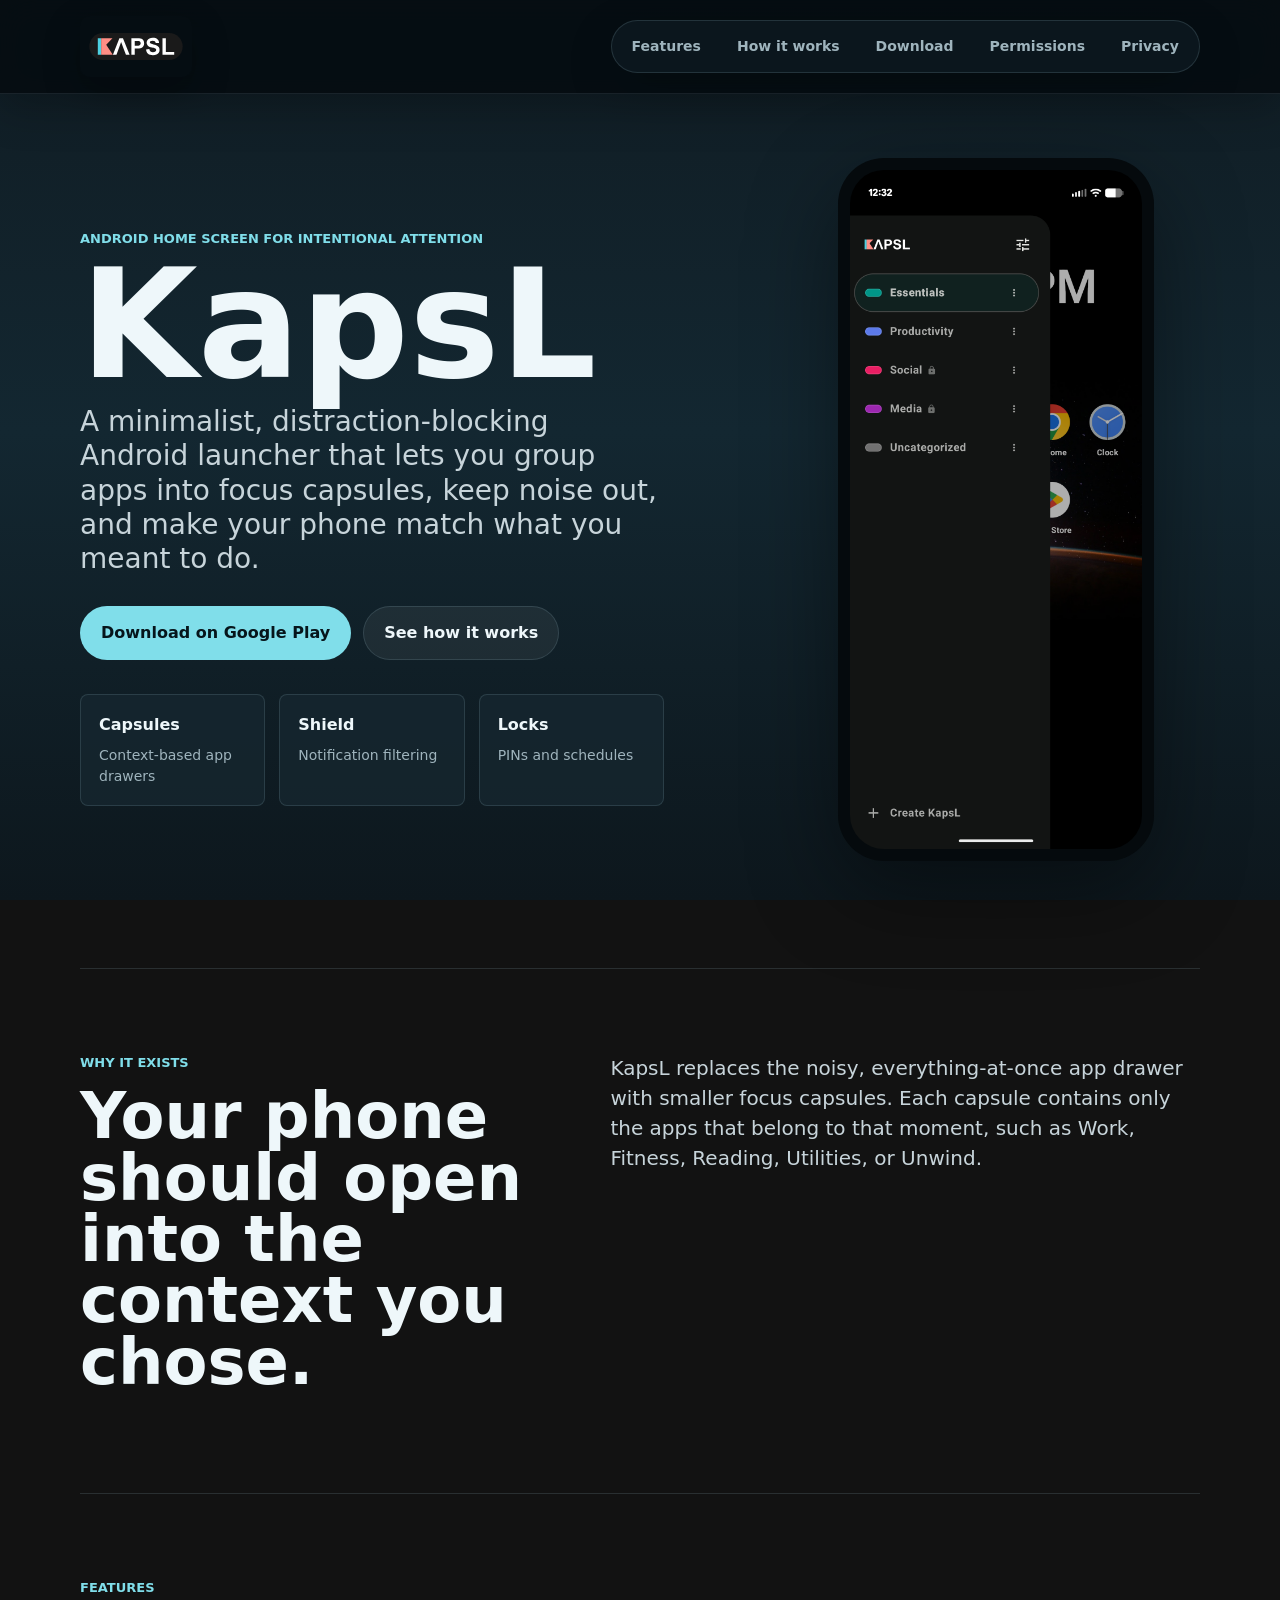
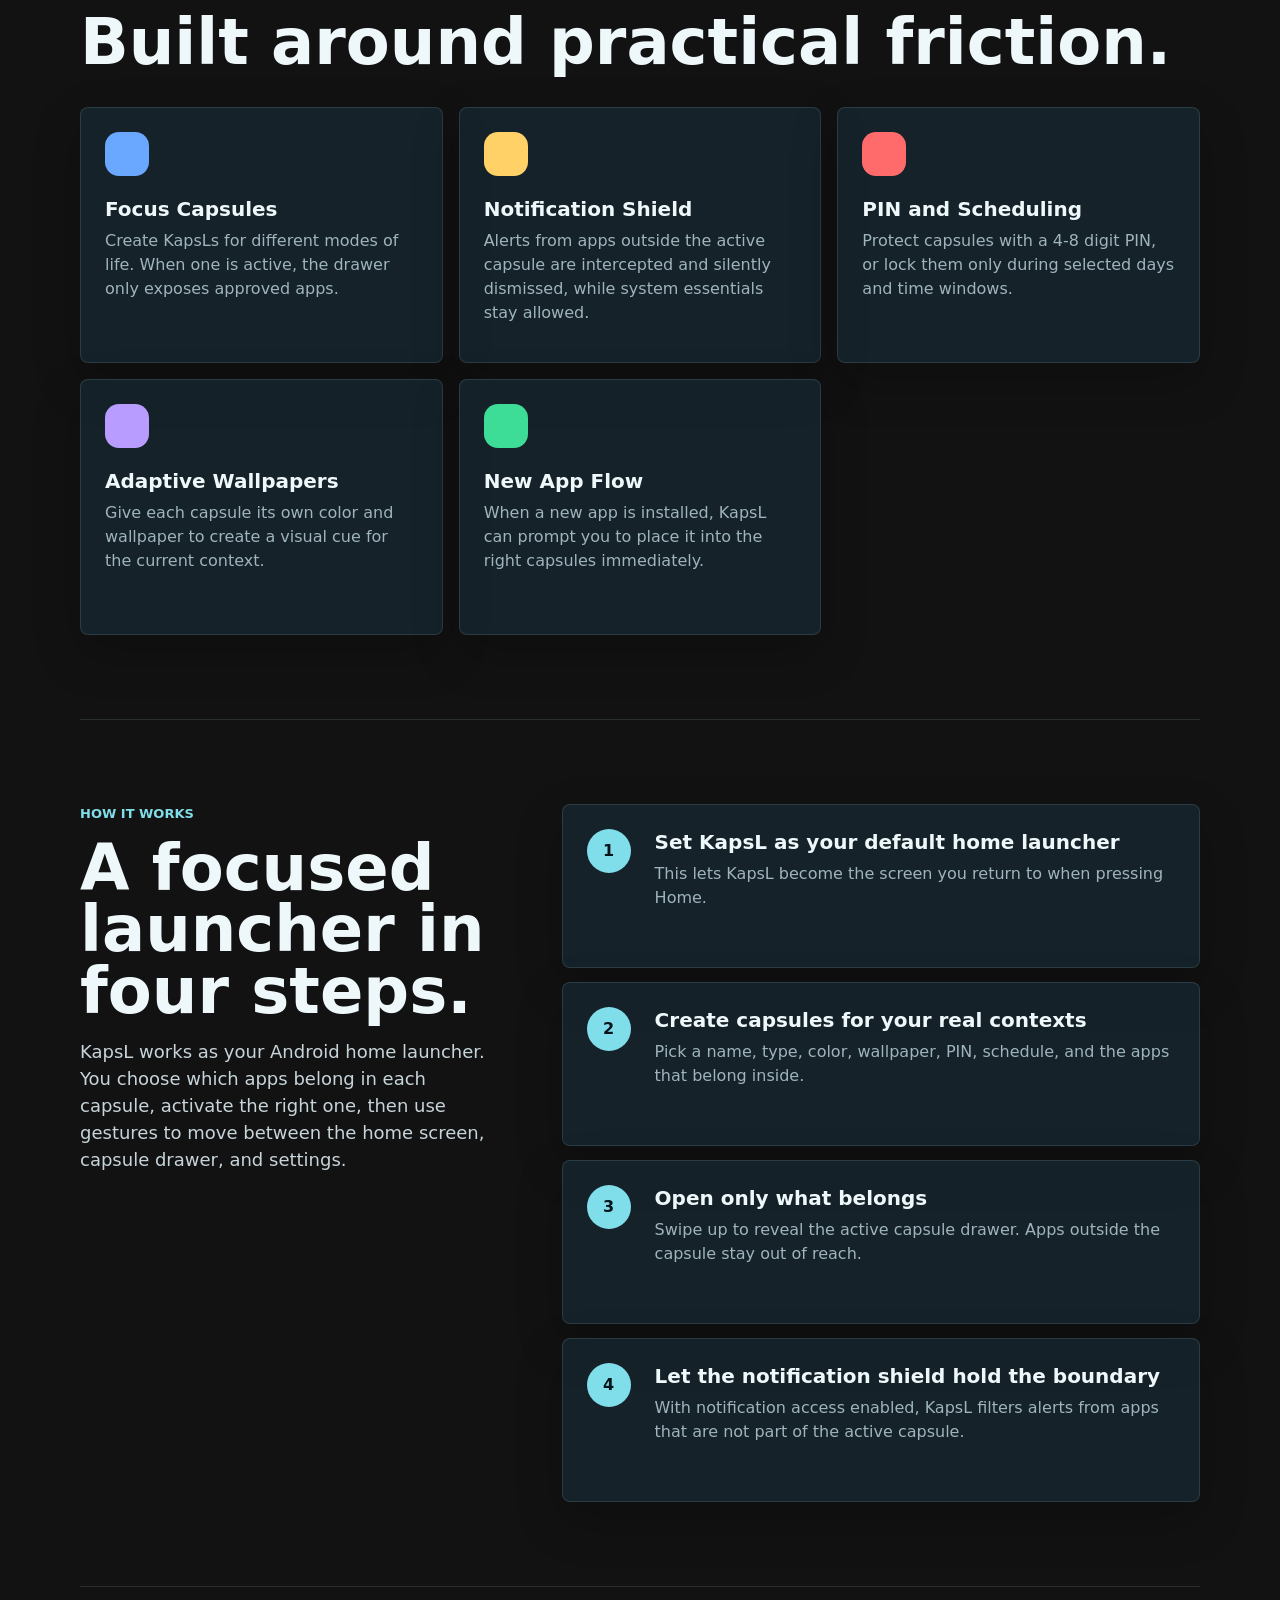
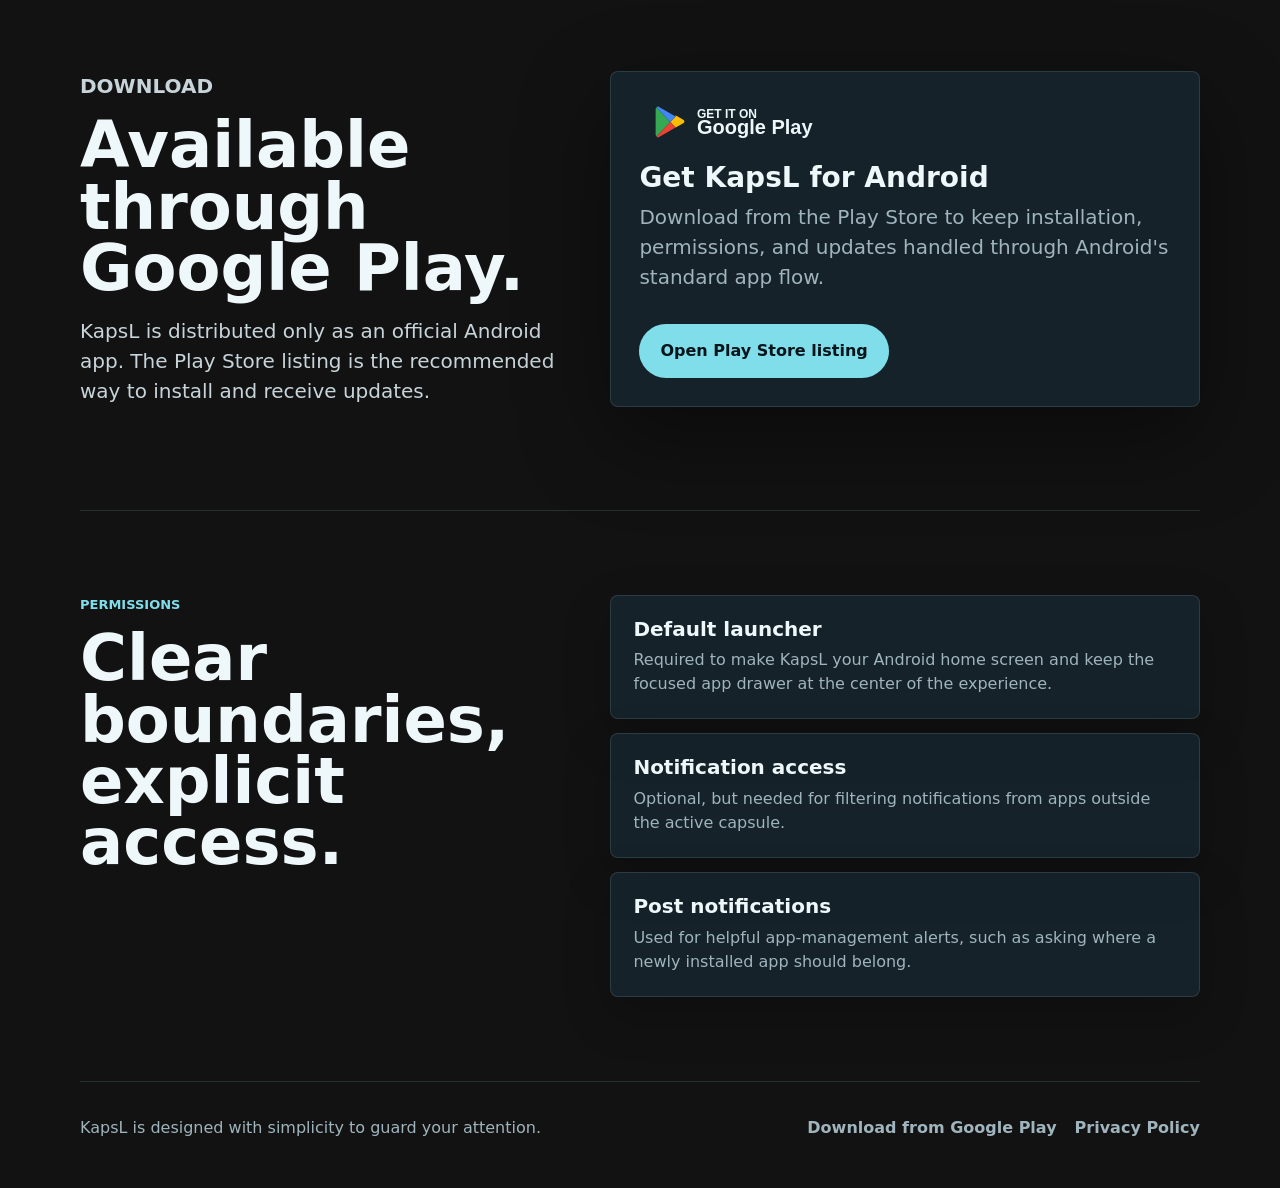
<file: index.html>
<!doctype html>
<html lang="en">
  <head>
    <meta charset="utf-8">
    <meta name="viewport" content="width=device-width, initial-scale=1">
    <title>KapsL - Minimalist Android Launcher</title>
    <meta name="description" content="KapsL is a minimalist, distraction-blocking Android launcher that groups apps into focus capsules, filters notifications, and helps build intentional screen-time habits.">
    <meta property="og:title" content="KapsL - Minimalist Android Launcher">
    <meta property="og:description" content="A distraction-blocking Android launcher built around focus capsules, notification filtering, PIN locks, schedules, and adaptive wallpapers.">
    <meta property="og:image" content="assets/social-preview.svg">
    <meta name="theme-color" content="#101c23">
    <link rel="icon" href="assets/KLogo-Dark.svg" type="image/svg+xml">
    <link rel="stylesheet" href="styles.css?v=5">
  </head>
  <body>
    <header class="site-header">
      <a class="brand" href="#top" aria-label="KapsL home">
        <img src="assets/FullLogo-Dark.svg" alt="" width="112" height="61">
      </a>
      <nav aria-label="Primary navigation">
        <a href="#features">Features</a>
        <a href="#how-it-works">How it works</a>
        <a href="#download">Download</a>
        <a href="#permissions">Permissions</a>
        <a href="privacy.html">Privacy</a>
      </nav>
    </header>

    <main id="top">
      <section class="hero" aria-labelledby="hero-title">
        <div class="hero-copy">
          <p class="eyebrow">Android home screen for intentional attention</p>
          <h1 id="hero-title">KapsL</h1>
          <p class="lead">A minimalist, distraction-blocking Android launcher that lets you group apps into focus capsules, keep noise out, and make your phone match what you meant to do.</p>
          <div class="hero-actions">
            <a class="button primary" href="https://play.google.com/store/apps/details?id=com.erz.kapsl" target="_blank" rel="noopener">Download on Google Play</a>
            <a class="button secondary" href="#how-it-works">See how it works</a>
          </div>
          <dl class="hero-stats" aria-label="KapsL highlights">
            <div>
              <dt>Capsules</dt>
              <dd>Context-based app drawers</dd>
            </div>
            <div>
              <dt>Shield</dt>
              <dd>Notification filtering</dd>
            </div>
            <div>
              <dt>Locks</dt>
              <dd>PINs and schedules</dd>
            </div>
          </dl>
        </div>

        <div class="phone-stage" aria-label="Screenshot of KapsL running on an Android phone">
          <div class="phone">
            <img src="assets/side_drawer_screenshot.png" alt="KapsL side drawer showing Work, Social, Game, Fitness, and Essentials capsules">
          </div>
        </div>
      </section>

      <section class="section intro" aria-labelledby="intro-title">
        <div>
          <p class="eyebrow">Why it exists</p>
          <h2 id="intro-title">Your phone should open into the context you chose.</h2>
        </div>
        <p>KapsL replaces the noisy, everything-at-once app drawer with smaller focus capsules. Each capsule contains only the apps that belong to that moment, such as Work, Fitness, Reading, Utilities, or Unwind.</p>
      </section>

      <section class="section features" id="features" aria-labelledby="features-title">
        <p class="eyebrow">Features</p>
        <h2 id="features-title">Built around practical friction.</h2>
        <div class="feature-grid">
          <article>
            <span class="feature-icon icon-blue"></span>
            <h3>Focus Capsules</h3>
            <p>Create KapsLs for different modes of life. When one is active, the drawer only exposes approved apps.</p>
          </article>
          <article>
            <span class="feature-icon icon-orange"></span>
            <h3>Notification Shield</h3>
            <p>Alerts from apps outside the active capsule are intercepted and silently dismissed, while system essentials stay allowed.</p>
          </article>
          <article>
            <span class="feature-icon icon-red"></span>
            <h3>PIN and Scheduling</h3>
            <p>Protect capsules with a 4-8 digit PIN, or lock them only during selected days and time windows.</p>
          </article>
          <article>
            <span class="feature-icon icon-purple"></span>
            <h3>Adaptive Wallpapers</h3>
            <p>Give each capsule its own color and wallpaper to create a visual cue for the current context.</p>
          </article>
          <article>
            <span class="feature-icon icon-green"></span>
            <h3>New App Flow</h3>
            <p>When a new app is installed, KapsL can prompt you to place it into the right capsules immediately.</p>
          </article>
        </div>
      </section>

      <section class="section workflow" id="how-it-works" aria-labelledby="workflow-title">
        <div class="workflow-copy">
          <p class="eyebrow">How it works</p>
          <h2 id="workflow-title">A focused launcher in four steps.</h2>
          <p>KapsL works as your Android home launcher. You choose which apps belong in each capsule, activate the right one, then use gestures to move between the home screen, capsule drawer, and settings.</p>
        </div>
        <ol class="steps">
          <li>
            <span>1</span>
            <h3>Set KapsL as your default home launcher</h3>
            <p>This lets KapsL become the screen you return to when pressing Home.</p>
          </li>
          <li>
            <span>2</span>
            <h3>Create capsules for your real contexts</h3>
            <p>Pick a name, type, color, wallpaper, PIN, schedule, and the apps that belong inside.</p>
          </li>
          <li>
            <span>3</span>
            <h3>Open only what belongs</h3>
            <p>Swipe up to reveal the active capsule drawer. Apps outside the capsule stay out of reach.</p>
          </li>
          <li>
            <span>4</span>
            <h3>Let the notification shield hold the boundary</h3>
            <p>With notification access enabled, KapsL filters alerts from apps that are not part of the active capsule.</p>
          </li>
        </ol>
      </section>

      <section class="section setup" id="download" aria-labelledby="download-title">
        <div>
          <p class="eyebrow">Download</p>
          <h2 id="download-title">Available through Google Play.</h2>
          <p>KapsL is distributed only as an official Android app. The Play Store listing is the recommended way to install and receive updates.</p>
        </div>
        <div class="store-panel">
          <img class="store-logo" src="assets/google-play-store.svg" alt="Google Play Store logo" width="198" height="44">
          <h3>Get KapsL for Android</h3>
          <p>Download from the Play Store to keep installation, permissions, and updates handled through Android's standard app flow.</p>
          <a class="button primary store-button" href="https://play.google.com/store/apps/details?id=com.erz.kapsl" target="_blank" rel="noopener">Open Play Store listing</a>
        </div>
      </section>

      <section class="section permissions" id="permissions" aria-labelledby="permissions-title">
        <div>
          <p class="eyebrow">Permissions</p>
          <h2 id="permissions-title">Clear boundaries, explicit access.</h2>
        </div>
        <div class="permission-list">
          <article>
            <h3>Default launcher</h3>
            <p>Required to make KapsL your Android home screen and keep the focused app drawer at the center of the experience.</p>
          </article>
          <article>
            <h3>Notification access</h3>
            <p>Optional, but needed for filtering notifications from apps outside the active capsule.</p>
          </article>
          <article>
            <h3>Post notifications</h3>
            <p>Used for helpful app-management alerts, such as asking where a newly installed app should belong.</p>
          </article>
        </div>
      </section>
    </main>

    <footer class="site-footer">
      <p>KapsL is designed with simplicity to guard your attention.</p>
      <div class="footer-links">
        <a href="https://play.google.com/store/apps/details?id=com.erz.kapsl" target="_blank" rel="noopener">Download from Google Play</a>
        <a href="privacy.html">Privacy Policy</a>
      </div>
    </footer>
  </body>
</html>
</file>
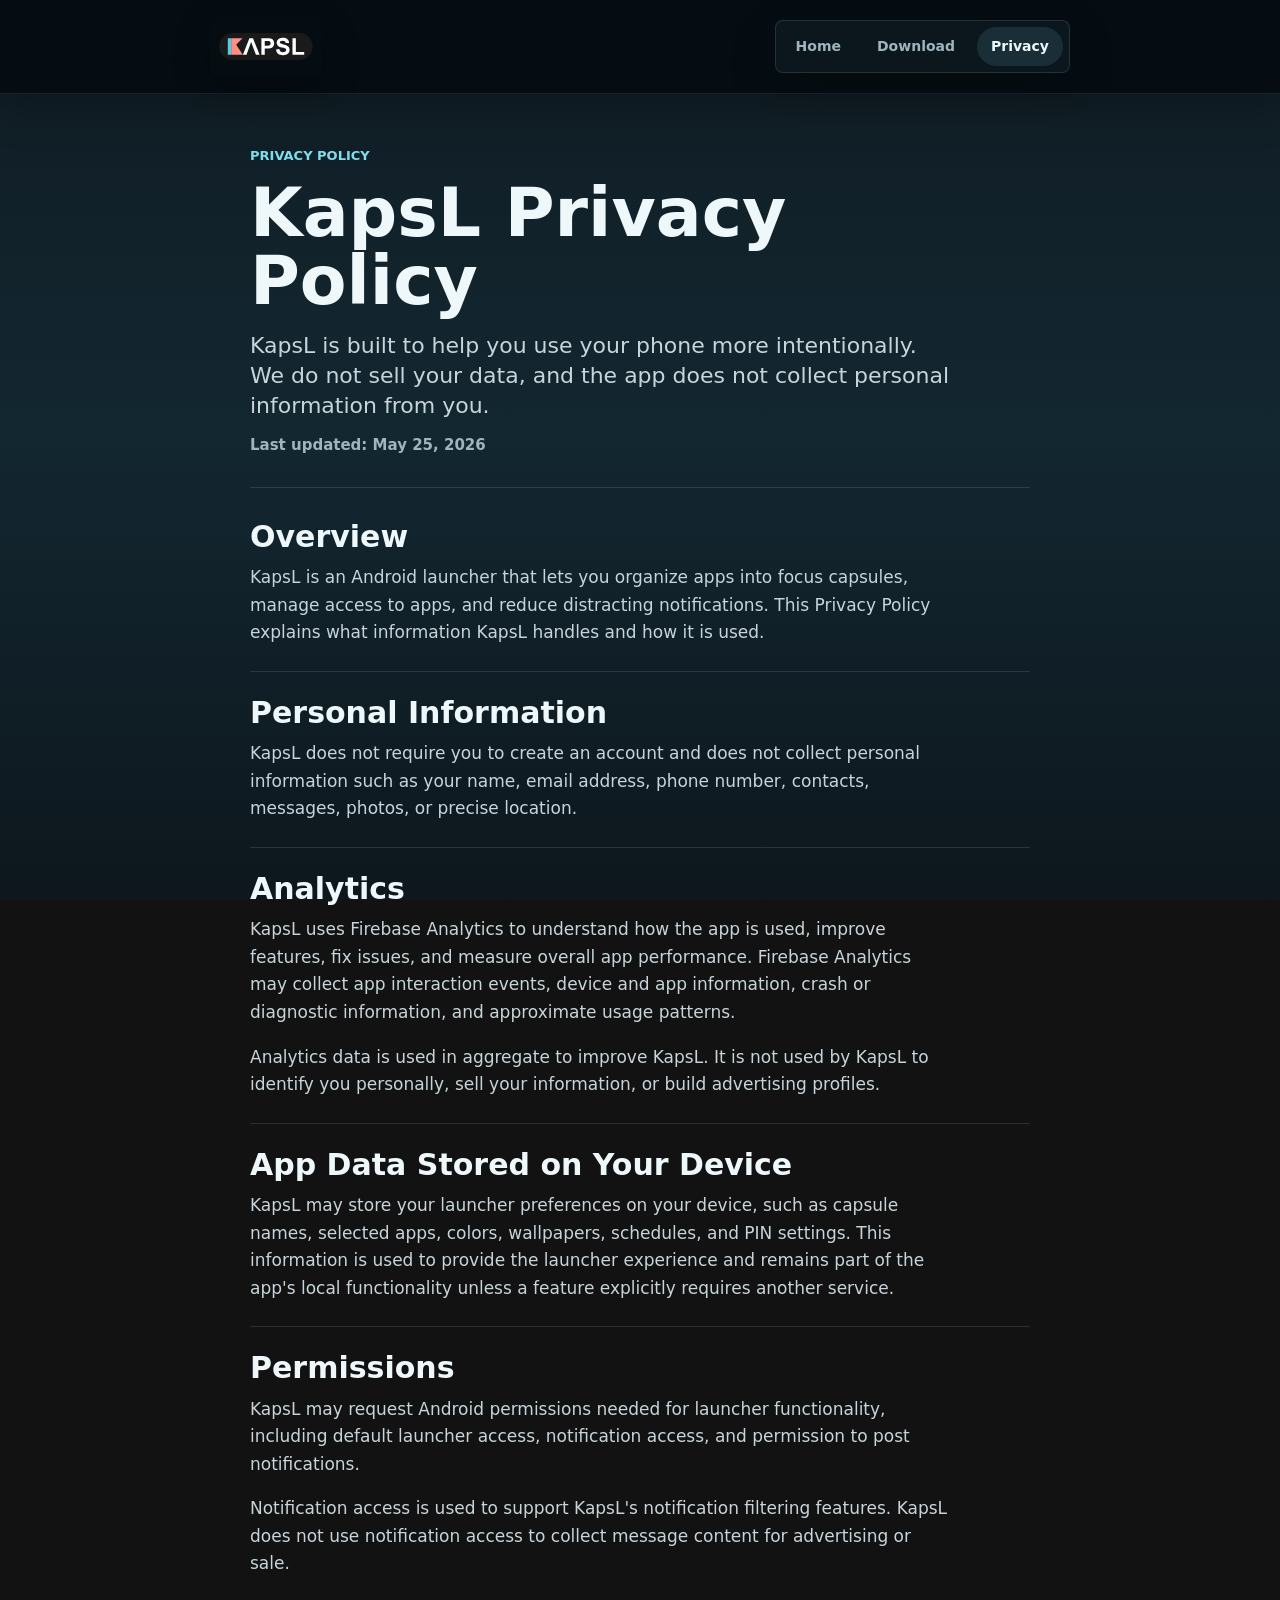
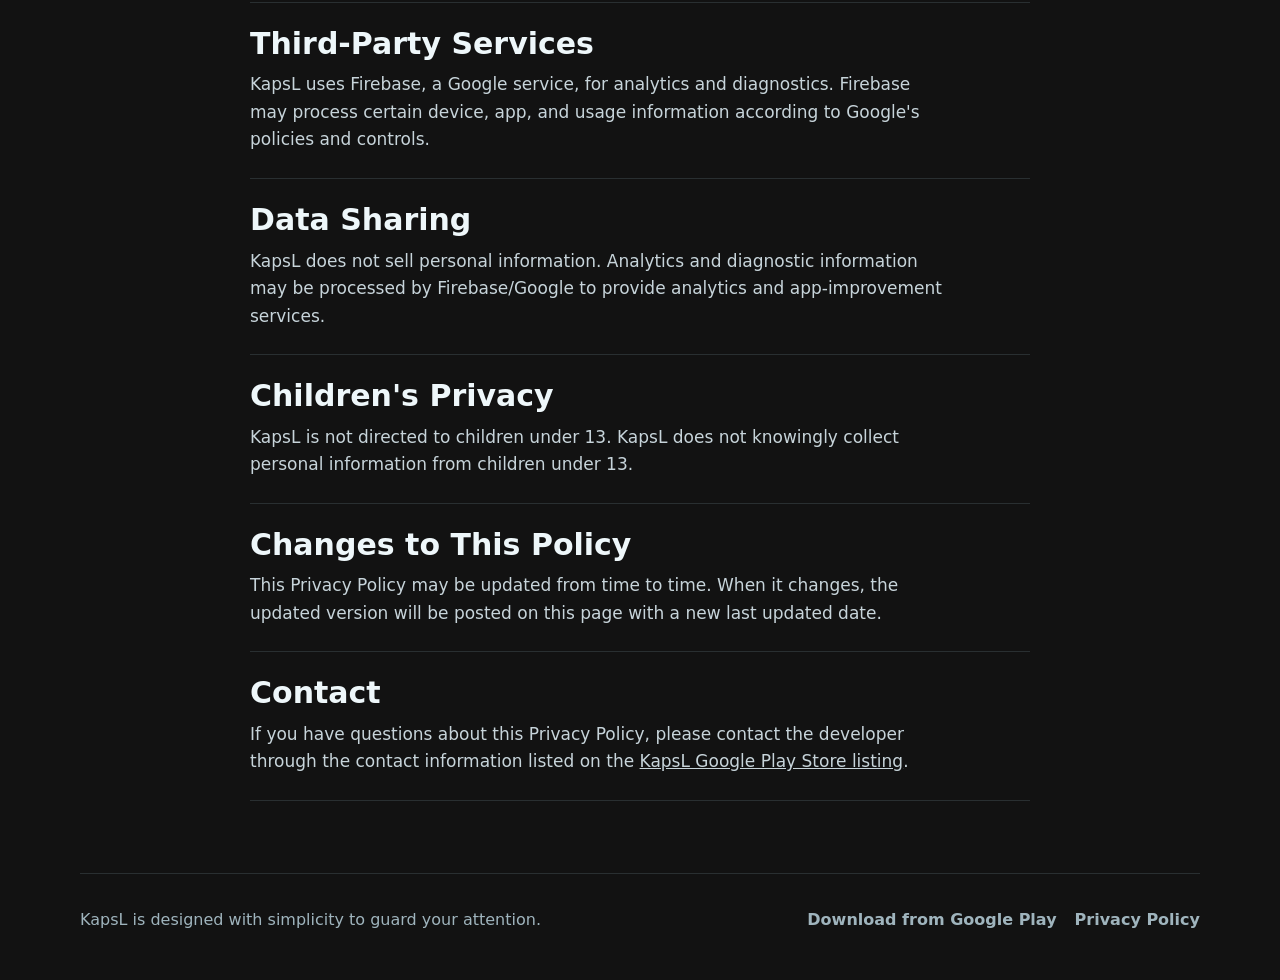
<file: privacy.html>
<!doctype html>
<html lang="en">
  <head>
    <meta charset="utf-8">
    <meta name="viewport" content="width=device-width, initial-scale=1">
    <title>Privacy Policy - KapsL</title>
    <meta name="description" content="Privacy Policy for KapsL, a minimalist Android launcher.">
    <meta property="og:title" content="Privacy Policy - KapsL">
    <meta property="og:description" content="How KapsL handles app data, analytics, permissions, and privacy.">
    <meta property="og:image" content="assets/social-preview.svg">
    <meta name="theme-color" content="#101c23">
    <link rel="icon" href="assets/KLogo-Dark.svg" type="image/svg+xml">
    <link rel="stylesheet" href="styles.css?v=5">
  </head>
  <body class="privacy-page">
    <header class="site-header">
      <a class="brand" href="index.html#top" aria-label="KapsL home">
        <img src="assets/FullLogo-Dark.svg" alt="" width="112" height="61">
      </a>
      <nav aria-label="Primary navigation">
        <a href="index.html">Home</a>
        <a href="index.html#download">Download</a>
        <a href="privacy.html" aria-current="page">Privacy</a>
      </nav>
    </header>

    <main>
      <section class="legal-hero" aria-labelledby="privacy-title">
        <p class="eyebrow">Privacy Policy</p>
        <h1 id="privacy-title">KapsL Privacy Policy</h1>
        <p class="lead">KapsL is built to help you use your phone more intentionally. We do not sell your data, and the app does not collect personal information from you.</p>
        <p class="last-updated">Last updated: May 25, 2026</p>
      </section>

      <article class="legal-content">
        <section>
          <h2>Overview</h2>
          <p>KapsL is an Android launcher that lets you organize apps into focus capsules, manage access to apps, and reduce distracting notifications. This Privacy Policy explains what information KapsL handles and how it is used.</p>
        </section>

        <section>
          <h2>Personal Information</h2>
          <p>KapsL does not require you to create an account and does not collect personal information such as your name, email address, phone number, contacts, messages, photos, or precise location.</p>
        </section>

        <section>
          <h2>Analytics</h2>
          <p>KapsL uses Firebase Analytics to understand how the app is used, improve features, fix issues, and measure overall app performance. Firebase Analytics may collect app interaction events, device and app information, crash or diagnostic information, and approximate usage patterns.</p>
          <p>Analytics data is used in aggregate to improve KapsL. It is not used by KapsL to identify you personally, sell your information, or build advertising profiles.</p>
        </section>

        <section>
          <h2>App Data Stored on Your Device</h2>
          <p>KapsL may store your launcher preferences on your device, such as capsule names, selected apps, colors, wallpapers, schedules, and PIN settings. This information is used to provide the launcher experience and remains part of the app's local functionality unless a feature explicitly requires another service.</p>
        </section>

        <section>
          <h2>Permissions</h2>
          <p>KapsL may request Android permissions needed for launcher functionality, including default launcher access, notification access, and permission to post notifications.</p>
          <p>Notification access is used to support KapsL's notification filtering features. KapsL does not use notification access to collect message content for advertising or sale.</p>
        </section>

        <section>
          <h2>Third-Party Services</h2>
          <p>KapsL uses Firebase, a Google service, for analytics and diagnostics. Firebase may process certain device, app, and usage information according to Google's policies and controls.</p>
        </section>

        <section>
          <h2>Data Sharing</h2>
          <p>KapsL does not sell personal information. Analytics and diagnostic information may be processed by Firebase/Google to provide analytics and app-improvement services.</p>
        </section>

        <section>
          <h2>Children's Privacy</h2>
          <p>KapsL is not directed to children under 13. KapsL does not knowingly collect personal information from children under 13.</p>
        </section>

        <section>
          <h2>Changes to This Policy</h2>
          <p>This Privacy Policy may be updated from time to time. When it changes, the updated version will be posted on this page with a new last updated date.</p>
        </section>

        <section>
          <h2>Contact</h2>
          <p>If you have questions about this Privacy Policy, please contact the developer through the contact information listed on the <a href="https://play.google.com/store/apps/details?id=com.erz.kapsl" target="_blank" rel="noopener">KapsL Google Play Store listing</a>.</p>
        </section>
      </article>
    </main>

    <footer class="site-footer">
      <p>KapsL is designed with simplicity to guard your attention.</p>
      <div class="footer-links">
        <a href="https://play.google.com/store/apps/details?id=com.erz.kapsl" target="_blank" rel="noopener">Download from Google Play</a>
        <a href="privacy.html">Privacy Policy</a>
      </div>
    </footer>
  </body>
</html>
</file>
<file: styles.css>
:root {
  color-scheme: dark;
  --ink: #eef7fa;
  --muted: #9fb4bd;
  --paper: #101c23;
  --surface: #172730;
  --surface-soft: rgba(23, 39, 48, .78);
  --line: rgba(164, 198, 211, .16);
  --orange: #ff8e85;
  --amber: #ffd166;
  --blue: #6aa8ff;
  --cyan: #80deea;
  --red: #ff6b6b;
  --purple: #b89cff;
  --green: #3ddc97;
  --shadow: 0 30px 90px rgba(0, 0, 0, .42);
}

* {
  box-sizing: border-box;
}

html {
  scroll-behavior: smooth;
}

body {
  margin: 0;
  color: var(--ink);
  background: linear-gradient(180deg, #101c23 0%, #132731 48%, #0d171d 100%);
  background-attachment: fixed;
  font-family: Inter, ui-sans-serif, system-ui, -apple-system, BlinkMacSystemFont, "Segoe UI", sans-serif;
  line-height: 1.5;
}

a {
  color: inherit;
}

.site-header {
  position: sticky;
  top: 0;
  z-index: 10;
  display: flex;
  align-items: center;
  justify-content: space-between;
  gap: 24px;
  width: 100%;
  margin: 0;
  padding: 16px max(16px, calc((100% - 1120px) / 2));
  border-bottom: 1px solid rgba(164, 198, 211, .12);
  background: rgba(5, 10, 13, .78);
  box-shadow: 0 14px 44px rgba(0, 0, 0, .24);
  backdrop-filter: blur(18px) saturate(130%);
  -webkit-backdrop-filter: blur(18px) saturate(130%);
}

.brand {
  display: inline-flex;
  align-items: center;
  border-radius: 12px;
}

.brand img {
  width: 112px;
  height: auto;
  border-radius: 10px;
  box-shadow: 0 14px 36px rgba(0, 0, 0, .28);
}

nav {
  display: flex;
  align-items: center;
  gap: 8px;
  padding: 6px;
  border: 1px solid var(--line);
  border-radius: 999px;
  background: rgba(16, 28, 35, .72);
  box-shadow: 0 16px 48px rgba(0, 0, 0, .18);
}

nav a {
  flex: 0 0 auto;
  min-height: 38px;
  padding: 9px 14px;
  border-radius: 999px;
  color: var(--muted);
  font-size: 14px;
  font-weight: 700;
  text-decoration: none;
  white-space: nowrap;
}

nav a:hover,
nav a:focus-visible,
nav a[aria-current="page"] {
  color: var(--ink);
  background: rgba(128, 222, 234, .12);
  outline: none;
}

main {
  overflow: hidden;
}

.hero {
  display: grid;
  grid-template-columns: minmax(0, 1fr) minmax(360px, 480px);
  align-items: center;
  gap: 56px;
  width: min(1120px, calc(100% - 32px));
  min-height: calc(100svh - 76px);
  margin: 0 auto;
  padding: 54px 0 80px;
}

.hero-copy {
  max-width: 670px;
}

.eyebrow {
  margin: 0 0 14px;
  color: #80deea;
  font-size: 13px;
  font-weight: 850;
  letter-spacing: 0;
  text-transform: uppercase;
}

h1,
h2,
h3,
p {
  margin-top: 0;
}

h1 {
  margin-bottom: 18px;
  font-size: clamp(72px, 12vw, 152px);
  line-height: .82;
  letter-spacing: 0;
}

h2 {
  margin-bottom: 16px;
  font-size: clamp(34px, 5vw, 64px);
  line-height: .96;
  letter-spacing: 0;
}

h3 {
  margin-bottom: 8px;
  font-size: 20px;
  line-height: 1.14;
  letter-spacing: 0;
}

.lead {
  max-width: 640px;
  margin-bottom: 30px;
  color: #c7d4da;
  font-size: clamp(20px, 2.4vw, 28px);
  line-height: 1.22;
}

.hero-actions {
  display: flex;
  flex-wrap: wrap;
  gap: 12px;
  margin-bottom: 34px;
}

.button {
  display: inline-flex;
  align-items: center;
  justify-content: center;
  min-height: 52px;
  padding: 14px 20px;
  border: 1px solid transparent;
  border-radius: 999px;
  font-weight: 850;
  text-decoration: none;
}

.button.primary {
  color: #06151b;
  background: var(--cyan);
}

.button.secondary {
  border-color: var(--line);
  background: rgba(255, 255, 255, .06);
}

.hero-stats {
  display: grid;
  grid-template-columns: repeat(3, minmax(0, 1fr));
  gap: 14px;
  margin: 0;
}

.hero-stats div {
  min-height: 104px;
  padding: 18px;
  border: 1px solid var(--line);
  border-radius: 8px;
  background: var(--surface-soft);
}

.hero-stats dt {
  margin-bottom: 8px;
  font-weight: 900;
}

.hero-stats dd {
  margin: 0;
  color: var(--muted);
  font-size: 14px;
}

.phone-stage {
  position: relative;
  min-height: 740px;
}

.phone {
  position: absolute;
  top: 10px;
  right: 46px;
  width: 316px;
  aspect-ratio: 1080 / 2404;
  padding: 12px;
  border-radius: 46px;
  background: #050a0d;
  box-shadow: var(--shadow);
}

.phone img {
  display: block;
  width: 100%;
  height: 100%;
  border-radius: 34px;
  object-fit: cover;
}

.section {
  width: min(1120px, calc(100% - 32px));
  margin: 0 auto;
  padding: 84px 0;
}

.intro,
.setup,
.permissions {
  display: grid;
  grid-template-columns: minmax(0, .9fr) minmax(0, 1.1fr);
  gap: 48px;
  align-items: start;
  border-top: 1px solid var(--line);
}

.intro p:last-child,
.setup p {
  color: #c7d4da;
  font-size: 20px;
}

.features {
  border-top: 1px solid var(--line);
}

.feature-grid {
  display: grid;
  grid-template-columns: repeat(3, minmax(0, 1fr));
  gap: 16px;
  margin-top: 34px;
}

.feature-grid article,
.permission-list article,
.steps li {
  border: 1px solid var(--line);
  border-radius: 8px;
  background: var(--surface-soft);
  box-shadow: 0 18px 48px rgba(0, 0, 0, .22);
}

.feature-grid article {
  min-height: 256px;
  padding: 24px;
}

.feature-grid p,
.permission-list p,
.steps p {
  margin-bottom: 0;
  color: var(--muted);
}

.feature-icon {
  display: block;
  width: 44px;
  height: 44px;
  margin-bottom: 22px;
  border-radius: 14px;
}

.icon-blue {
  background: var(--blue);
}

.icon-orange {
  background: var(--amber);
}

.icon-red {
  background: var(--red);
}

.icon-cyan {
  background: var(--cyan);
}

.icon-purple {
  background: var(--purple);
}

.icon-green {
  background: var(--green);
}

.workflow {
  display: grid;
  grid-template-columns: minmax(280px, .8fr) minmax(0, 1.2fr);
  gap: 56px;
  border-top: 1px solid var(--line);
}

.workflow-copy {
  position: sticky;
  top: 112px;
  align-self: start;
}

.workflow-copy p:last-child {
  color: #c7d4da;
  font-size: 18px;
}

.steps {
  display: grid;
  gap: 14px;
  margin: 0;
  padding: 0;
  list-style: none;
}

.steps li {
  position: relative;
  min-height: 164px;
  padding: 26px 26px 26px 92px;
}

.steps span {
  position: absolute;
  top: 24px;
  left: 24px;
  display: grid;
  width: 44px;
  height: 44px;
  place-items: center;
  border-radius: 50%;
  color: #06151b;
  background: var(--cyan);
  font-weight: 900;
}

.code-panel {
  padding: 8px;
  border-radius: 8px;
  background: #071116;
  box-shadow: var(--shadow);
  overflow: auto;
}

pre {
  margin: 0;
  padding: 22px;
  color: #eef8f3;
  font-size: 15px;
  line-height: 1.7;
}

code {
  font-family: "SFMono-Regular", Consolas, "Liberation Mono", monospace;
}

.store-panel {
  padding: 28px;
  border: 1px solid var(--line);
  border-radius: 8px;
  background: var(--surface-soft);
  box-shadow: var(--shadow);
}

.store-logo {
  display: block;
  width: min(198px, 100%);
  height: auto;
  margin-bottom: 18px;
}

.store-panel h3 {
  font-size: 28px;
}

.store-panel p {
  color: var(--muted);
}

.store-button {
  margin-top: 12px;
}

.permission-list {
  display: grid;
  gap: 14px;
}

.permission-list article {
  padding: 22px;
}

.site-footer {
  display: flex;
  justify-content: space-between;
  gap: 24px;
  width: min(1120px, calc(100% - 32px));
  margin: 0 auto;
  padding: 34px 0 48px;
  border-top: 1px solid var(--line);
  color: var(--muted);
}

.site-footer p {
  margin-bottom: 0;
}

.site-footer a {
  font-weight: 850;
  text-decoration: none;
}

.footer-links {
  display: flex;
  flex-wrap: wrap;
  justify-content: flex-end;
  gap: 18px;
}

.legal-hero,
.legal-content {
  width: min(780px, calc(100% - 32px));
  margin: 0 auto;
}

.privacy-page .site-header {
  padding-right: max(16px, calc((100% - 860px) / 2));
  padding-left: max(16px, calc((100% - 860px) / 2));
}

.privacy-page nav {
  border-radius: 8px;
}

.legal-hero {
  padding: 52px 0 30px;
}

.legal-hero h1 {
  max-width: 680px;
  margin-bottom: 16px;
  font-size: clamp(40px, 7vw, 68px);
  line-height: 1;
}

.legal-hero .lead {
  max-width: 700px;
  margin-bottom: 14px;
  font-size: clamp(18px, 2.5vw, 22px);
  line-height: 1.35;
}

.last-updated {
  margin-bottom: 0;
  color: var(--muted);
  font-size: 15px;
  font-weight: 750;
}

.legal-content {
  padding: 8px 0 72px;
  border-top: 1px solid var(--line);
}

.legal-content section {
  padding: 24px 0;
  border-bottom: 1px solid var(--line);
}

.legal-content h2 {
  margin-bottom: 10px;
  font-size: clamp(22px, 3vw, 30px);
  line-height: 1.15;
}

.legal-content p {
  max-width: 700px;
  color: #c7d4da;
  font-size: 17px;
  line-height: 1.62;
}

.legal-content p:last-child {
  margin-bottom: 0;
}

@media (max-width: 920px) {
  .site-header {
    position: static;
    align-items: flex-start;
    flex-direction: column;
    padding: 14px 16px;
  }

  nav {
    width: 100%;
    overflow-x: auto;
    border-radius: 8px;
  }

  .hero,
  .intro,
  .workflow,
  .setup,
  .permissions {
    grid-template-columns: 1fr;
  }

  .hero {
    min-height: 0;
    padding-top: 36px;
  }

  .phone-stage {
    min-height: 730px;
  }

  .phone {
    right: 50%;
    transform: translateX(50%);
  }

  .feature-grid {
    grid-template-columns: repeat(2, minmax(0, 1fr));
  }

  .workflow-copy {
    position: static;
  }

  .privacy-page .site-header {
    padding-right: 16px;
    padding-left: 16px;
  }
}

@media (max-width: 640px) {
  .hero-stats,
  .feature-grid {
    grid-template-columns: 1fr;
  }

  .hero-actions {
    flex-direction: column;
  }

  .button {
    width: 100%;
  }

  .phone-stage {
    min-height: 700px;
  }

  .phone {
    width: min(300px, 86vw);
  }

  .steps li {
    padding-left: 24px;
  }

  .steps span {
    position: static;
    margin-bottom: 18px;
  }

  .site-footer {
    flex-direction: column;
  }

  .footer-links {
    justify-content: flex-start;
  }

  .legal-hero {
    padding-top: 34px;
  }

  .legal-content section {
    padding: 22px 0;
  }
}
</file>
